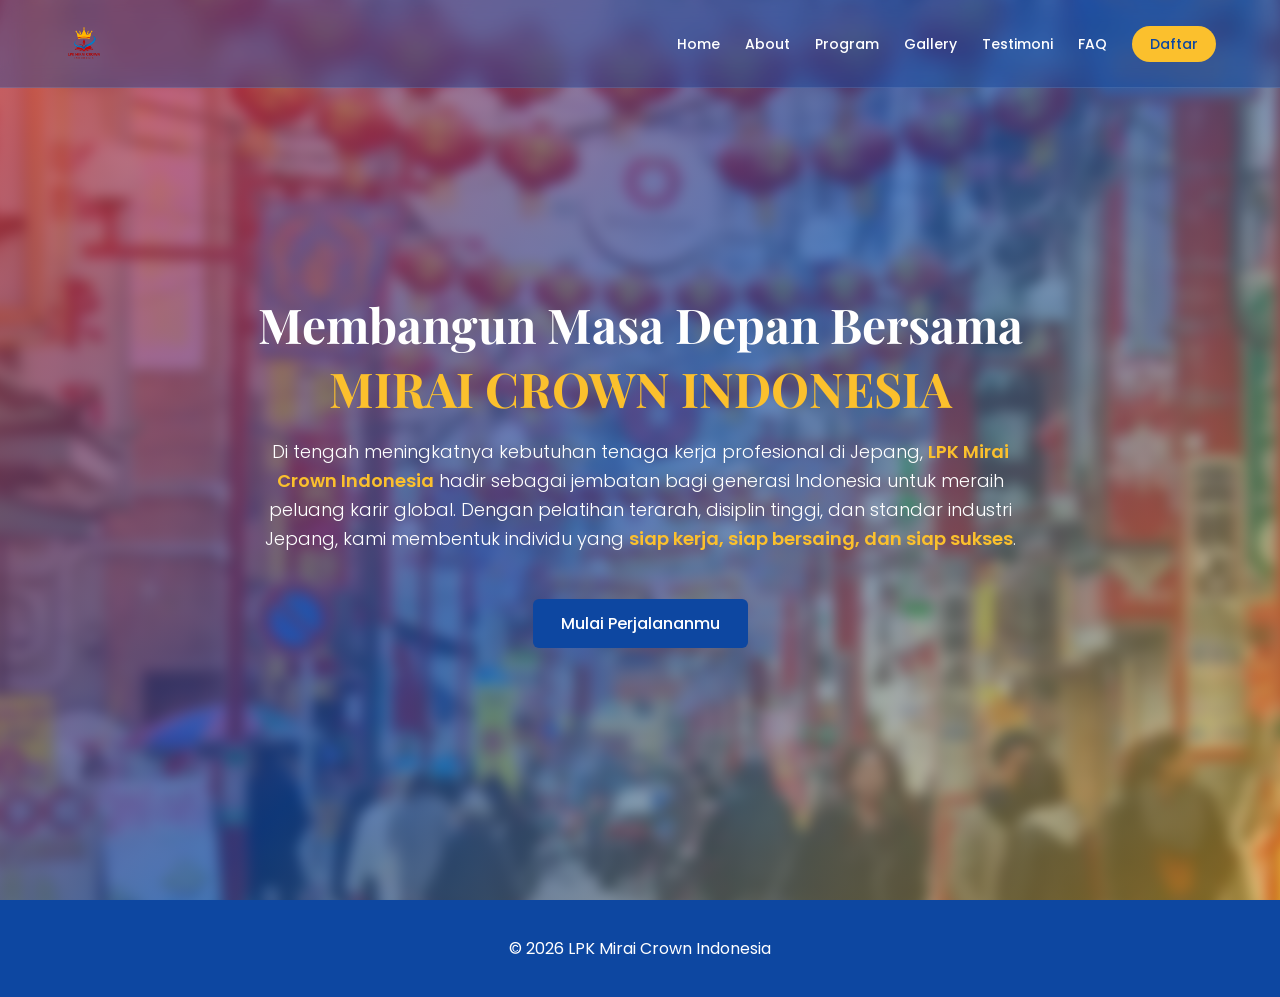
<file: index.html>
<!DOCTYPE html>
<html lang="id">
<head>
  <meta charset="UTF-8">
  <meta name="viewport" content="width=device-width, initial-scale=1.0">
  <title>Home - LPK Mirai Crown Indonesia</title>

  <!-- FONT -->
  <link href="https://fonts.googleapis.com/css2?family=Poppins:wght@300;400;600&family=Playfair+Display:wght@500;700&display=swap" rel="stylesheet">

  <!-- CSS -->
  <link rel="stylesheet" href="css/style.css">

  <style>

    body {
      margin: 0;
      font-family: 'Poppins', sans-serif;
    }

    /* ================= NAVBAR ================= */
    .navbar {
      position: fixed;
      width: 100%;
      top: 0;
      z-index: 1000;

      backdrop-filter: blur(10px);
      background: rgba(13, 71, 161, 0.4);
      border-bottom: 1px solid rgba(255,255,255,0.1);
    }

    .nav-wrapper {
      display: flex;
      justify-content: space-between;
      align-items: center;
      padding: 15px 0;
    }

    .logo {
      height: 40px;
    }

    .navbar ul {
      display: flex;
      gap: 25px;
      list-style: none;
      align-items: center;
    }

    .navbar a {
      color: white;
      text-decoration: none;
      font-size: 14px;
      font-weight: 500;
      position: relative;
      transition: 0.3s;
    }

    /* hover underline effect */
    .navbar a::after {
      content: "";
      position: absolute;
      width: 0%;
      height: 2px;
      left: 0;
      bottom: -5px;
      background: #fbc02d;
      transition: 0.3s;
    }

    .navbar a:hover::after {
      width: 100%;
    }

    /* CTA button */
    .nav-btn {
      padding: 8px 18px;
      background: #fbc02d;
      color: #0d47a1 !important;
      border-radius: 20px;
      font-weight: 600;
    }

    .nav-btn:hover {
      background: #ffd54f;
    }

    /* ================= HERO ================= */
    .hero {
      position: relative;
      height: 100vh;
      display: flex;
      align-items: center;
      justify-content: center;
      text-align: center;
      color: white;
      overflow: hidden;
    }

    /* ================= EDIT BACKGROUND DI SINI ================= */
    .hero::before {
      content: "";
      position: absolute;
      inset: 0;
      background: url('assets/hero.jpg') center/cover no-repeat;
      filter: blur(6px);
      transform: scale(1.1);
      z-index: 1;
    }
    /* ========================================================= */

    .hero::after {
      content: "";
      position: absolute;
      inset: 0;
      background: linear-gradient(
        135deg,
        rgba(211, 47, 47, 0.7),
        rgba(13, 71, 161, 0.7),
        rgba(251, 192, 45, 0.5)
      );
      z-index: 2;
    }

    .hero-content {
      position: relative;
      z-index: 3;
      max-width: 800px;
      padding: 20px;
    }

    .hero h1 {
      font-family: 'Playfair Display', serif;
      font-size: 48px;
      margin-bottom: 15px;
    }

    .hero h1 span {
      color: #fbc02d;
    }

    .hero p {
      font-size: 18px;
      line-height: 1.6;
      margin-bottom: 25px;
      font-weight: 300;
    }

    .highlight {
      font-weight: 600;
      color: #fbc02d;
    }

    .btn {
      display: inline-block;
      padding: 12px 28px;
      background: #0d47a1;
      color: white;
      text-decoration: none;
      border-radius: 6px;
      font-weight: 500;
      transition: 0.3s;
    }

    .btn:hover {
      background: #08306b;
      transform: translateY(-2px);
    }

    .footer {
      text-align: center;
      padding: 20px;
      background: #0d47a1;
      color: white;
    }

  </style>
</head>
<body>

<header class="navbar">
  <div class="container nav-wrapper">
    <img src="assets/logo.png" class="logo">

    <ul>
      <li><a href="index.html">Home</a></li>
      <li><a href="about.html">About</a></li>
      <li><a href="program.html">Program</a></li>
      <li><a href="gallery.html">Gallery</a></li>
      <li><a href="testimoni.html">Testimoni</a></li>
      <li><a href="faq.html">FAQ</a></li>
      <li><a href="contact.html" class="nav-btn">Daftar</a></li>
    </ul>
  </div>
</header>

<section class="hero">
  <div class="hero-content">
    
    <h1>
      Membangun Masa Depan Bersama <br>
      <span>MIRAI CROWN INDONESIA</span>
    </h1>

    <p>
      Di tengah meningkatnya kebutuhan tenaga kerja profesional di Jepang, 
      <span class="highlight">LPK Mirai Crown Indonesia</span> hadir sebagai jembatan 
      bagi generasi Indonesia untuk meraih peluang karir global. 
      Dengan pelatihan terarah, disiplin tinggi, dan standar industri Jepang, 
      kami membentuk individu yang <span class="highlight">siap kerja, siap bersaing, dan siap sukses</span>.
    </p>

    <a href="contact.html" class="btn">Mulai Perjalananmu</a>

  </div>
</section>

<footer class="footer">
  <p>© 2026 LPK Mirai Crown Indonesia</p>
</footer>

</body>
</html>
</file>
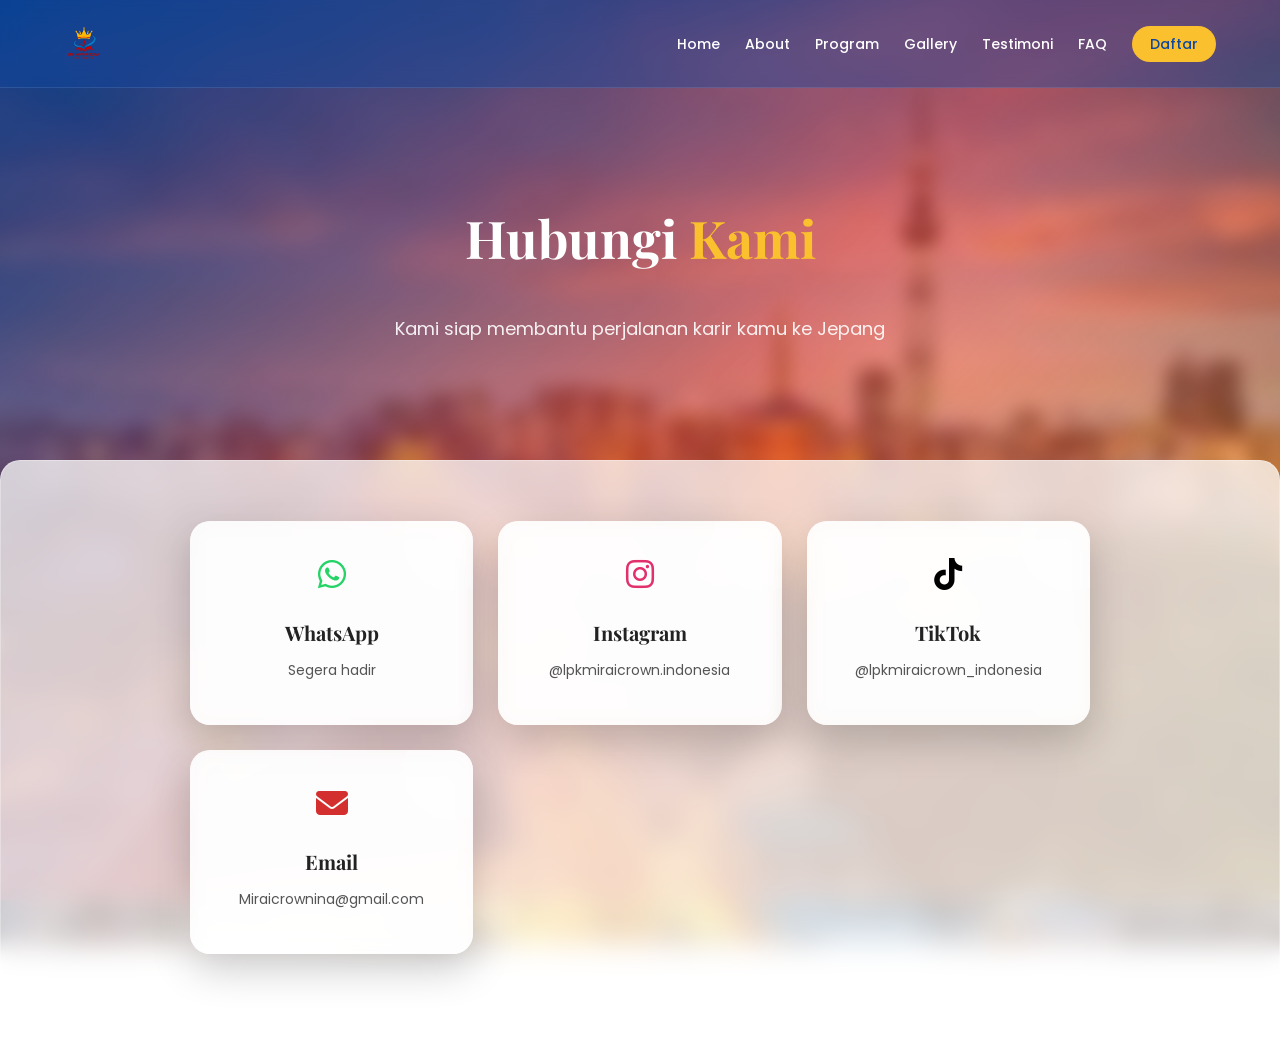
<file: contact.html>
<!DOCTYPE html>
<html lang="id">
<head>
  <meta charset="UTF-8">
  <meta name="viewport" content="width=device-width, initial-scale=1.0">
  <title>Contact - LPK Mirai Crown Indonesia</title>

  <!-- FONT -->
  <link href="https://fonts.googleapis.com/css2?family=Poppins:wght@300;400;600&family=Playfair+Display:wght@500;700&display=swap" rel="stylesheet">

  <!-- ICON -->
  <link href="https://cdnjs.cloudflare.com/ajax/libs/font-awesome/6.5.0/css/all.min.css" rel="stylesheet">

  <link rel="stylesheet" href="css/style.css">

  <style>

    /* BACKGROUND */
    body::before {
      content: "";
      position: fixed;
      inset: 0;
      background: url('assets/contact-bg.jpg') center/cover no-repeat;
      filter: blur(8px);
      transform: scale(1.1);
      z-index: -2;
    }

    body::after {
      content: "";
      position: fixed;
      inset: 0;
      background: linear-gradient(
        135deg,
        rgba(13,71,161,0.7),
        rgba(211,47,47,0.6),
        rgba(251,192,45,0.3)
      );
      z-index: -1;
    }

    /* HERO */
    .contact-hero {
      padding: 160px 20px 60px;
      text-align: center;
      color: white;
    }

    .contact-hero h1 {
      font-family: 'Playfair Display', serif;
      font-size: 52px;
    }

    .contact-hero span {
      color: #fbc02d;
    }

    .contact-hero p {
      margin-top: 10px;
      font-size: 18px;
      opacity: 0.9;
    }

    /* SECTION */
    .section {
      background: rgba(255,255,255,0.75);
      backdrop-filter: blur(12px);
      border-radius: 20px;
      margin: 40px auto;
      padding: 60px 20px;
      border: 1px solid rgba(255,255,255,0.3);
    }

    /* GRID */
    .contact-grid {
      display: grid;
      grid-template-columns: repeat(auto-fit, minmax(220px,1fr));
      gap: 25px;
      max-width: 900px;
      margin: auto;
    }

    /* CARD */
    .contact-card {
      background: rgba(255,255,255,0.85);
      backdrop-filter: blur(10px);
      border-radius: 20px;
      padding: 30px 20px;
      text-align: center;
      box-shadow: 0 15px 40px rgba(0,0,0,0.2);
      transition: 0.3s;
      text-decoration: none;
      color: #222;
      position: relative;
      overflow: hidden;
    }

    .contact-card:hover {
      transform: translateY(-8px) scale(1.03);
    }

    .contact-icon {
      font-size: 32px;
      margin-bottom: 15px;
    }

    .contact-card h3 {
      font-family: 'Playfair Display', serif;
      font-size: 20px;
      margin-bottom: 5px;
    }

    .contact-card p {
      font-size: 14px;
      color: #555;
    }

    /* BRAND COLORS */
    .wa { color: #25D366; }
    .ig { color: #E1306C; }
    .tt { color: #000; }
    .mail { color: #d32f2f; }

    .contact-card::before {
      content: "";
      position: absolute;
      width: 100px;
      height: 100px;
      background: rgba(255,255,255,0.3);
      top: -30px;
      right: -30px;
      border-radius: 50%;
    }

  </style>
</head>
<body>

<header class="navbar">
  <div class="container nav-wrapper">
    <img src="assets/logo.png" class="logo">
    <ul>
      <li><a href="index.html">Home</a></li>
      <li><a href="about.html">About</a></li>
      <li><a href="program.html">Program</a></li>
      <li><a href="gallery.html">Gallery</a></li>
      <li><a href="testimoni.html">Testimoni</a></li>
      <li><a href="faq.html">FAQ</a></li>
      <li><a href="contact.html" class="nav-btn">Daftar</a></li>
    </ul>
  </div>
</header>

<!-- HERO -->
<section class="contact-hero">
  <h1>Hubungi <span>Kami</span></h1>
  <p>Kami siap membantu perjalanan karir kamu ke Jepang</p>
</section>

<!-- CONTACT -->
<section class="section">
  <div class="contact-grid">

    <!-- WHATSAPP (ISI NANTI) -->
    <a href="https://wa.me/6287766641771" class="contact-card">
      <div class="contact-icon wa"><i class="fab fa-whatsapp"></i></div>
      <h3>WhatsApp</h3>
      <p>Segera hadir</p>
    </a>

    <!-- INSTAGRAM -->
    <a href="https://www.instagram.com/lpkmiraicrown.indonesia?igsh=MWR6cmgweTV6MThmeA==" target="_blank" class="contact-card">
      <div class="contact-icon ig"><i class="fab fa-instagram"></i></div>
      <h3>Instagram</h3>
      <p>@lpkmiraicrown.indonesia</p>
    </a>

    <!-- TIKTOK -->
    <a href="https://www.tiktok.com/@lpkmiraicrown_indonesia?_r=1&_t=ZS-95AK91GjADB" target="_blank" class="contact-card">
      <div class="contact-icon tt"><i class="fab fa-tiktok"></i></div>
      <h3>TikTok</h3>
      <p>@lpkmiraicrown_indonesia</p>
    </a>

    <!-- EMAIL -->
    <a href="mailto:Miraicrownina@gmail.com" class="contact-card">
      <div class="contact-icon mail"><i class="fas fa-envelope"></i></div>
      <h3>Email</h3>
      <p>Miraicrownina@gmail.com</p>
    </a>

  </div>
</section>

</body>
</html>
</file>
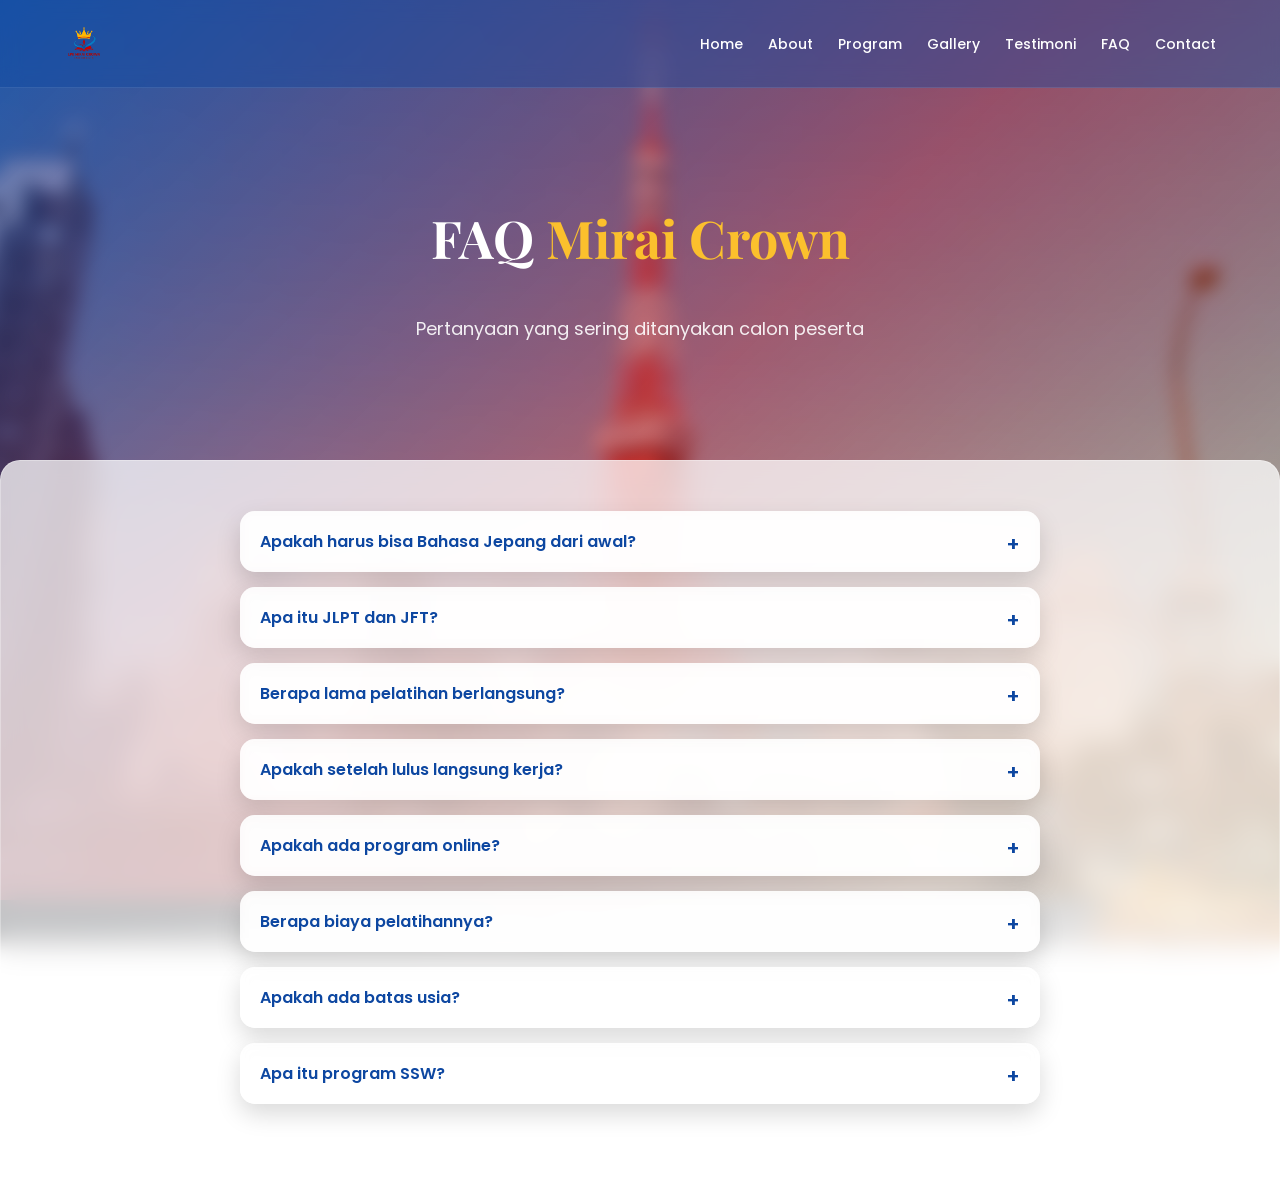
<file: FAQ.html>
<!DOCTYPE html>
<html lang="id">
<head>
  <meta charset="UTF-8">
  <meta name="viewport" content="width=device-width, initial-scale=1.0">
  <title>FAQ - LPK Mirai Crown Indonesia</title>

  <!-- FONT -->
  <link href="https://fonts.googleapis.com/css2?family=Poppins:wght@300;400;600&family=Playfair+Display:wght@500;700&display=swap" rel="stylesheet">

  <link rel="stylesheet" href="css/style.css">

  <style>

    /* BACKGROUND */
    body::before {
      content: "";
      position: fixed;
      inset: 0;
      background: url('assets/faq-bg.jpg') center/cover no-repeat;
      filter: blur(8px);
      transform: scale(1.1);
      z-index: -2;
    }

    body::after {
      content: "";
      position: fixed;
      inset: 0;
      background: linear-gradient(
        135deg,
        rgba(13,71,161,0.7),
        rgba(211,47,47,0.6),
        rgba(251,192,45,0.3)
      );
      z-index: -1;
    }

    /* HERO */
    .faq-hero {
      padding: 160px 20px 60px;
      text-align: center;
      color: white;
    }

    .faq-hero h1 {
      font-family: 'Playfair Display', serif;
      font-size: 52px;
    }

    .faq-hero span {
      color: #fbc02d;
    }

    .faq-hero p {
      font-size: 18px;
      margin-top: 10px;
      opacity: 0.9;
    }

    /* SECTION */
    .section {
      background: rgba(255,255,255,0.75);
      backdrop-filter: blur(12px);
      border-radius: 20px;
      margin: 40px auto;
      padding: 50px 20px;
      border: 1px solid rgba(255,255,255,0.3);
    }

    /* FAQ LIST */
    .faq-list {
      max-width: 800px;
      margin: auto;
      display: flex;
      flex-direction: column;
      gap: 15px;
    }

    /* ITEM */
    .faq-item {
      border-radius: 15px;
      overflow: hidden;
      background: rgba(255,255,255,0.85);
      backdrop-filter: blur(6px);
      box-shadow: 0 10px 25px rgba(0,0,0,0.15);
      transition: 0.3s;
    }

    .faq-item:hover {
      transform: translateY(-3px);
    }

    /* QUESTION */
    .faq-question {
      padding: 18px 20px;
      cursor: pointer;
      font-weight: 600;
      color: #0d47a1;
      position: relative;
    }

    .faq-question::after {
      content: "+";
      position: absolute;
      right: 20px;
      font-size: 20px;
      transition: 0.3s;
    }

    .faq-item.active .faq-question::after {
      content: "-";
    }

    /* ANSWER */
    .faq-answer {
      max-height: 0;
      overflow: hidden;
      padding: 0 20px;
      font-size: 15px;
      color: #444;
      line-height: 1.7;
      transition: 0.4s ease;
    }

    .faq-item.active .faq-answer {
      max-height: 200px;
      padding: 0 20px 20px;
    }

    /* TEXT STYLE */
    .highlight {
      color: #d32f2f;
      font-weight: 600;
    }

    .accent {
      color: #0d47a1;
      font-weight: 600;
    }

  </style>
</head>
<body>

<header class="navbar">
  <div class="container nav-wrapper">
    <img src="assets/logo.png" class="logo">
    <ul>
      <li><a href="index.html">Home</a></li>
      <li><a href="about.html">About</a></li>
      <li><a href="program.html">Program</a></li>
      <li><a href="gallery.html">Gallery</a></li>
      <li><a href="testimoni.html">Testimoni</a></li>
      <li><a href="faq.html">FAQ</a></li>
      <li><a href="contact.html">Contact</a></li>
    </ul>
  </div>
</header>

<!-- HERO -->
<section class="faq-hero">
  <h1>FAQ <span>Mirai Crown</span></h1>
  <p>Pertanyaan yang sering ditanyakan calon peserta</p>
</section>

<!-- FAQ -->
<section class="section">
  <div class="faq-list">

    <div class="faq-item">
      <div class="faq-question">Apakah harus bisa Bahasa Jepang dari awal?</div>
      <div class="faq-answer">
        Tidak. Kami menyediakan program dari <span class="highlight">basic hingga mahir</span>, sehingga pemula tetap bisa mengikuti.
      </div>
    </div>

    <div class="faq-item">
      <div class="faq-question">Apa itu JLPT dan JFT?</div>
      <div class="faq-answer">
        JLPT dan JFT adalah <span class="accent">sertifikasi resmi Bahasa Jepang</span> yang menjadi syarat utama untuk bekerja di Jepang.
      </div>
    </div>

    <div class="faq-item">
      <div class="faq-question">Berapa lama pelatihan berlangsung?</div>
      <div class="faq-answer">
        Durasi tergantung program, biasanya sekitar <span class="highlight">3–6 bulan</span> hingga siap kerja.
      </div>
    </div>

    <div class="faq-item">
      <div class="faq-question">Apakah setelah lulus langsung kerja?</div>
      <div class="faq-answer">
        Kami membantu <span class="accent">penyaluran kerja ke Jepang</span>, namun tetap tergantung kesiapan dan hasil seleksi peserta.
      </div>
    </div>

    <div class="faq-item">
      <div class="faq-question">Apakah ada program online?</div>
      <div class="faq-answer">
        Ya, tersedia <span class="highlight">kelas online fleksibel</span> yang bisa diikuti dari mana saja.
      </div>
    </div>

    <div class="faq-item">
      <div class="faq-question">Berapa biaya pelatihannya?</div>
      <div class="faq-answer">
        Biaya bervariasi tergantung program. Silakan hubungi kami untuk mendapatkan <span class="accent">detail lengkap</span>.
      </div>
    </div>

    <div class="faq-item">
      <div class="faq-question">Apakah ada batas usia?</div>
      <div class="faq-answer">
        Umumnya peserta berusia <span class="highlight">18–30 tahun</span>, namun bisa disesuaikan dengan program.
      </div>
    </div>

    <div class="faq-item">
      <div class="faq-question">Apa itu program SSW?</div>
      <div class="faq-answer">
        SSW (Specified Skill Worker) adalah program kerja resmi Jepang untuk tenaga kerja asing dengan <span class="accent">skill tertentu</span>.
      </div>
    </div>

  </div>
</section>

<!-- SCRIPT INTERAKTIF -->
<script>
  const items = document.querySelectorAll(".faq-item");

  items.forEach(item => {
    item.querySelector(".faq-question").addEventListener("click", () => {
      item.classList.toggle("active");
    });
  });
</script>

</body>
</html>
</file>
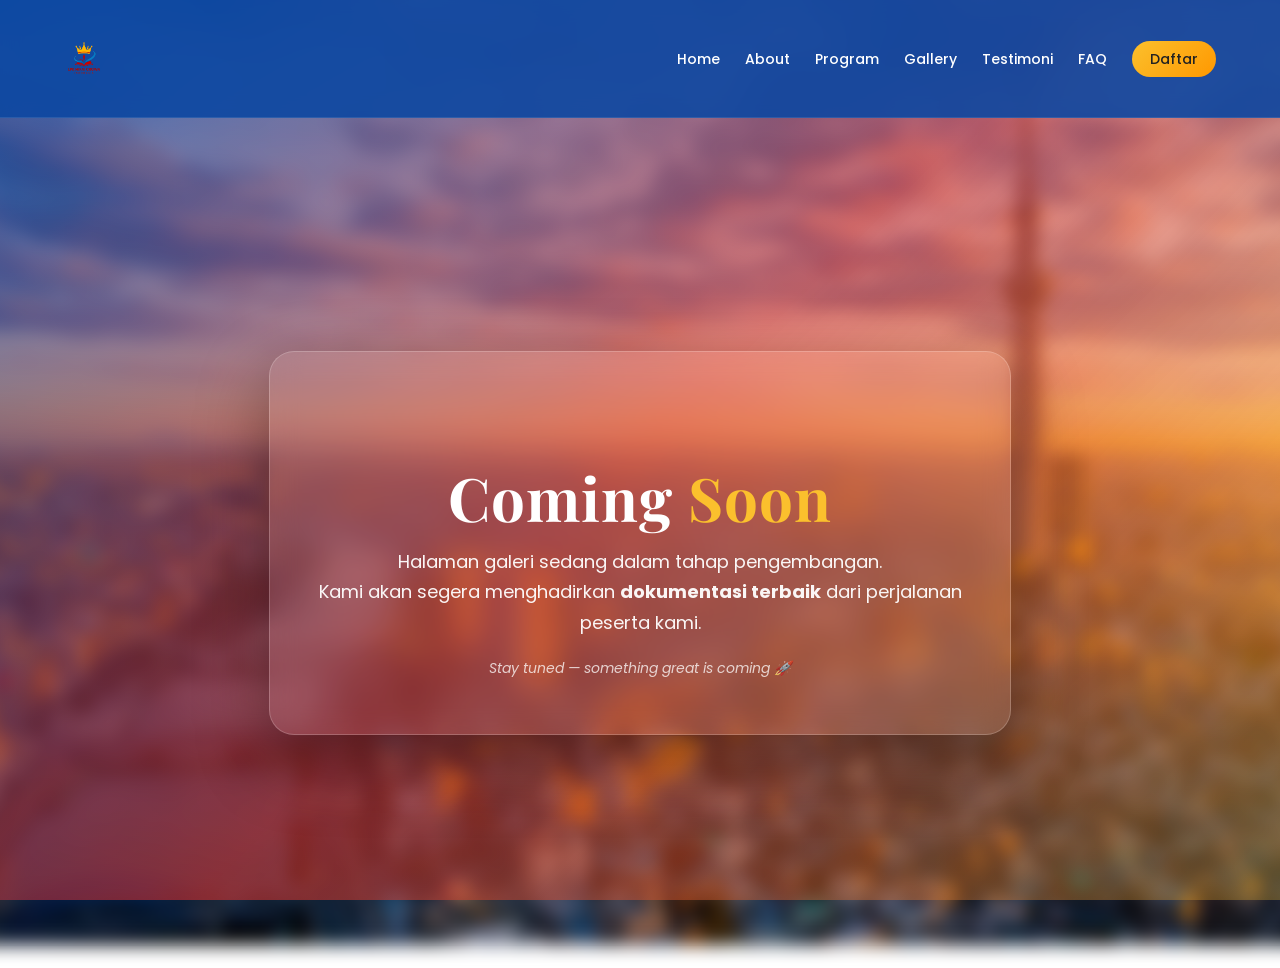
<file: gallery.html>
<!DOCTYPE html>
<html lang="id">
<head>
  <meta charset="UTF-8">
  <meta name="viewport" content="width=device-width, initial-scale=1.0">
  <title>Gallery - LPK Mirai Crown Indonesia</title>

  <!-- FONT -->
  <link href="https://fonts.googleapis.com/css2?family=Poppins:wght@300;400;600&family=Playfair+Display:wght@500;700&display=swap" rel="stylesheet">

  <link rel="stylesheet" href="css/style.css">

  <style>

    /* ================= NAVBAR FIX ================= */
    .navbar {
      background: rgba(13, 71, 161, 0.9);
      backdrop-filter: blur(10px);
      padding: 15px 0;
      position: sticky;
      top: 0;
      z-index: 999;
    }

    .nav-wrapper {
      display: flex;
      justify-content: space-between;
      align-items: center;
    }

    .navbar ul {
      display: flex;
      gap: 25px;
      list-style: none;
      align-items: center;
    }

    .navbar a {
      color: white;
      text-decoration: none;
      font-weight: 500;
      position: relative;
    }

    .navbar a::after {
      content: "";
      position: absolute;
      width: 0%;
      height: 2px;
      background: #fbc02d;
      left: 0;
      bottom: -5px;
      transition: 0.3s;
    }

    .navbar a:hover::after {
      width: 100%;
    }

    .nav-btn {
      background: linear-gradient(135deg, #fbc02d, #ff9800);
      padding: 8px 18px;
      border-radius: 20px;
      color: #222 !important;
      font-weight: 600;
    }

    .nav-btn::after {
      display: none;
    }

    /* ================= BACKGROUND ================= */
    body::before {
      content: "";
      position: fixed;
      inset: 0;
      background: url('assets/gallery-bg.jpg') center/cover no-repeat;
      filter: blur(8px);
      transform: scale(1.1);
      z-index: -2;
    }

    body::after {
      content: "";
      position: fixed;
      inset: 0;
      background: linear-gradient(
        135deg,
        rgba(13,71,161,0.6),
        rgba(211,47,47,0.6),
        rgba(251,192,45,0.3)
      );
      z-index: -1;
    }

    /* ================= CENTER ================= */
    .coming-wrapper {
      height: 90vh;
      display: flex;
      align-items: center;
      justify-content: center;
      text-align: center;
      color: white;
      padding: 20px;
    }

    /* ================= BOX ================= */
    .coming-box {
      backdrop-filter: blur(14px);
      background: rgba(255,255,255,0.08);
      border: 1px solid rgba(255,255,255,0.2);
      padding: 55px 45px;
      border-radius: 25px;
      box-shadow: 0 25px 70px rgba(0,0,0,0.4);
      max-width: 650px;
      animation: fadeUp 1s ease;
    }

    /* ================= TITLE ================= */
    .coming-box h1 {
      font-family: 'Playfair Display', serif;
      font-size: 60px;
      letter-spacing: 1px;
      margin-bottom: 10px;
    }

    .coming-box h1 span {
      color: #fbc02d;
    }

    /* ================= TEXT ================= */
    .coming-box p {
      font-size: 18px;
      opacity: 0.95;
      margin-top: 10px;
      line-height: 1.7;
    }

    .coming-note {
      margin-top: 20px;
      font-size: 14px;
      opacity: 0.75;
      font-style: italic;
    }

    /* ================= ANIMATION ================= */
    @keyframes fadeUp {
      from {
        opacity: 0;
        transform: translateY(40px);
      }
      to {
        opacity: 1;
        transform: translateY(0);
      }
    }

  </style>
</head>
<body>

<header class="navbar">
  <div class="container nav-wrapper">
    <img src="assets/logo.png" class="logo">

    <ul>
      <li><a href="index.html">Home</a></li>
      <li><a href="about.html">About</a></li>
      <li><a href="program.html">Program</a></li>
      <li><a href="gallery.html">Gallery</a></li>
      <li><a href="testimoni.html">Testimoni</a></li>
      <li><a href="faq.html">FAQ</a></li>
      <li><a href="contact.html" class="nav-btn">Daftar</a></li>
    </ul>
  </div>
</header>

<!-- CONTENT -->
<section class="coming-wrapper">
  <div class="coming-box">

    <h1>Coming <span>Soon</span></h1>

    <p>
      Halaman galeri sedang dalam tahap pengembangan. <br>
      Kami akan segera menghadirkan <b>dokumentasi terbaik</b> dari perjalanan peserta kami.
    </p>

    <div class="coming-note">
      Stay tuned — something great is coming 🚀
    </div>

  </div>
</section>

</body>
</html>
</file>
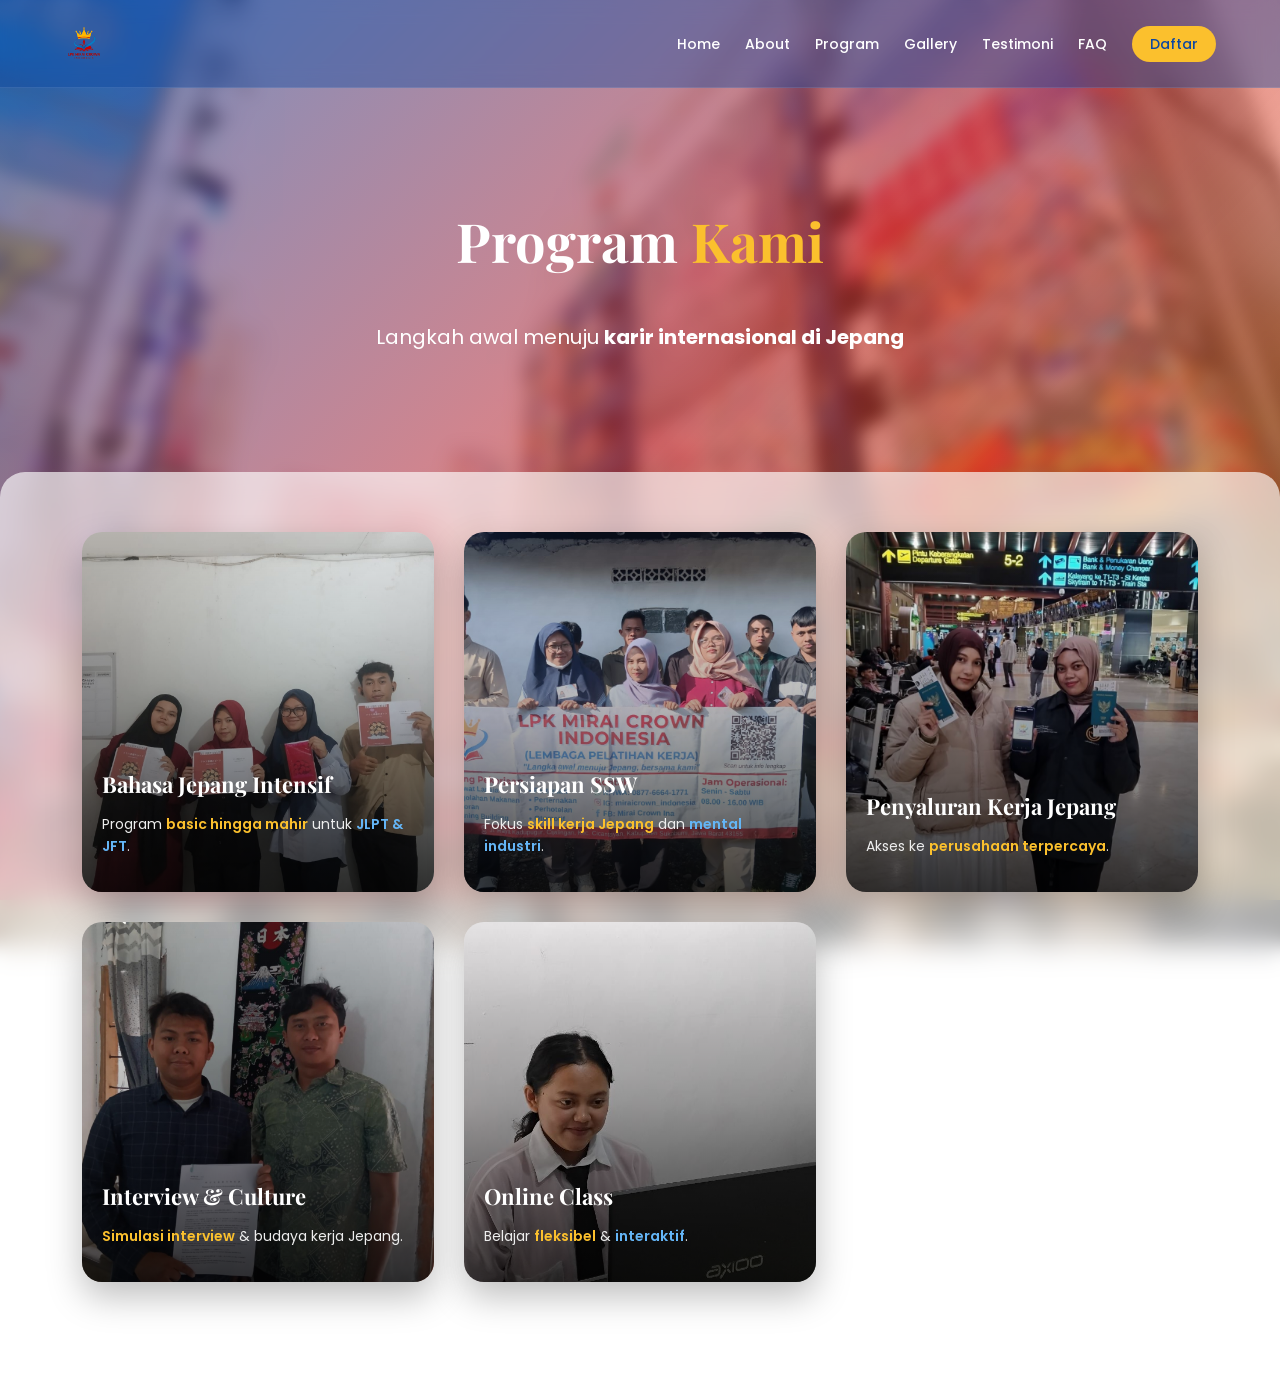
<file: program.html>
<!DOCTYPE html>
<html lang="id">
<head>
  <meta charset="UTF-8">
  <meta name="viewport" content="width=device-width, initial-scale=1.0">
  <title>Program - LPK Mirai Crown Indonesia</title>

  <!-- FONT -->
  <link href="https://fonts.googleapis.com/css2?family=Poppins:wght@300;400;600&family=Playfair+Display:wght@500;700&display=swap" rel="stylesheet">

  <link rel="stylesheet" href="css/style.css">

  <style>

    /* BACKGROUND */
    body::before {
      content: "";
      position: fixed;
      inset: 0;
      background: url('assets/program-bg.jpg') center/cover no-repeat;
      filter: blur(8px);
      transform: scale(1.1);
      z-index: -2;
    }

    body::after {
      content: "";
      position: fixed;
      inset: 0;
      background: linear-gradient(
        135deg,
        rgba(13,71,161,0.6),
        rgba(211,47,47,0.6),
        rgba(251,192,45,0.3)
      );
      z-index: -1;
    }

    /* HERO */
    .program-hero {
      padding: 160px 20px 60px;
      text-align: center;
      color: white;
    }

    .program-hero h1 {
      font-family: 'Playfair Display', serif;
      font-size: 54px;
    }

    .program-hero span {
      color: #fbc02d;
    }

    .program-hero p {
      font-size: 20px;
      margin-top: 12px;
    }

    /* SECTION */
    .section {
      background: rgba(255,255,255,0.65);
      backdrop-filter: blur(12px);
      border-radius: 25px;
      margin: 40px auto;
      padding: 60px 20px;
    }

    /* GRID */
    .program-grid {
      display: grid;
      grid-template-columns: repeat(auto-fit, minmax(280px,1fr));
      gap: 30px;
    }

    /* CARD FULL IMAGE */
    .program-card {
      position: relative;
      height: 360px;
      border-radius: 20px;
      overflow: hidden;
      cursor: pointer;
      box-shadow: 0 15px 35px rgba(0,0,0,0.25);
      transition: 0.4s;
    }

    .program-card:hover {
      transform: translateY(-10px) scale(1.02);
    }

    /* IMAGE */
    .program-card img {
      width: 100%;
      height: 100%;
      object-fit: cover;
      transition: 0.5s;
    }

    .program-card:hover img {
      transform: scale(1.1);
    }

    /* SHADOW GRADIENT DARI BAWAH */
    .program-card::after {
      content: "";
      position: absolute;
      inset: 0;
      background: linear-gradient(
        to top,
        rgba(0,0,0,0.75),
        rgba(0,0,0,0.3),
        transparent
      );
    }

    /* TEXT CONTENT */
    .program-content {
      position: absolute;
      bottom: 0;
      left: 0;
      padding: 20px;
      z-index: 2;
      color: white;
    }

    .program-content h3 {
      font-family: 'Playfair Display', serif;
      font-size: 22px;
      margin-bottom: 8px;
    }

    .program-content p {
      font-size: 14px;
      line-height: 1.6;
      color: #eee;
    }

    /* TEXT ACCENT */
    .highlight {
      color: #fbc02d;
      font-weight: 600;
    }

    .accent {
      color: #64b5f6;
      font-weight: 600;
    }

    .italic {
      font-style: italic;
      opacity: 0.9;
    }

  </style>
</head>
<body>

<header class="navbar">
  <div class="container nav-wrapper">
    <img src="assets/logo.png" class="logo">
    <ul>
      <li><a href="index.html">Home</a></li>
      <li><a href="about.html">About</a></li>
      <li><a href="program.html">Program</a></li>
      <li><a href="gallery.html">Gallery</a></li>
      <li><a href="testimoni.html">Testimoni</a></li>
      <li><a href="faq.html">FAQ</a></li>
      <li><a href="contact.html" class="nav-btn">Daftar</a></li>
    </ul>
  </div>
</header>

<!-- HERO -->
<section class="program-hero">
  <h1>Program <span>Kami</span></h1>
  <p>Langkah awal menuju <b>karir internasional di Jepang</b></p>
</section>

<!-- PROGRAM -->
<section class="section">
  <div class="container">

    <div class="program-grid">

      <!-- 1 -->
      <div class="program-card">
        <img src="assets/program1.jpg">
        <div class="program-content">
          <h3>Bahasa Jepang Intensif</h3>
          <p>
            Program <span class="highlight">basic hingga mahir</span> untuk 
            <span class="accent">JLPT & JFT</span>.
          </p>
        </div>
      </div>

      <!-- 2 -->
      <div class="program-card">
        <img src="assets/program2.jpg">
        <div class="program-content">
          <h3>Persiapan SSW</h3>
          <p>
            Fokus <span class="highlight">skill kerja Jepang</span> dan 
            <span class="accent">mental industri</span>.
          </p>
        </div>
      </div>

      <!-- 3 -->
      <div class="program-card">
        <img src="assets/program3.jpg">
        <div class="program-content">
          <h3>Penyaluran Kerja Jepang</h3>
          <p>
            Akses ke <span class="highlight">perusahaan terpercaya</span>.
          </p>
        </div>
      </div>

      <!-- 4 -->
      <div class="program-card">
        <img src="assets/program4.jpg">
        <div class="program-content">
          <h3>Interview & Culture</h3>
          <p>
            <span class="highlight">Simulasi interview</span> & budaya kerja Jepang.
          </p>
        </div>
      </div>

      <!-- 5 -->
      <div class="program-card">
        <img src="assets/program5.jpg">
        <div class="program-content">
          <h3>Online Class</h3>
          <p>
            Belajar <span class="highlight">fleksibel</span> & 
            <span class="accent">interaktif</span>.
          </p>
        </div>
      </div>

    </div>

  </div>
</section>

</body>
</html>
</file>
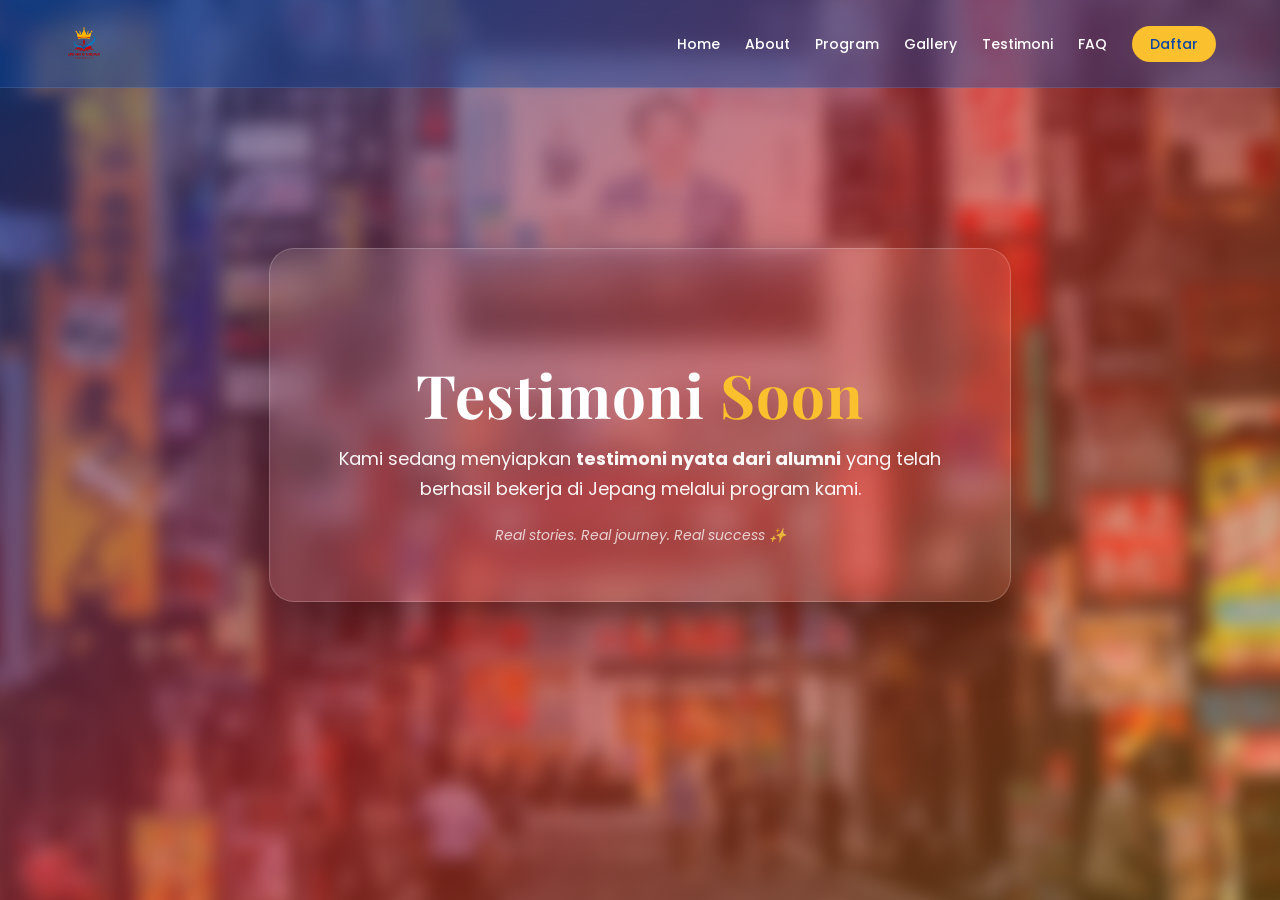
<file: testimoni.html>
<!DOCTYPE html>
<html lang="id">
<head>
  <meta charset="UTF-8">
  <meta name="viewport" content="width=device-width, initial-scale=1.0">
  <title>Testimoni - LPK Mirai Crown Indonesia</title>

  <!-- FONT -->
  <link href="https://fonts.googleapis.com/css2?family=Poppins:wght@300;400;600&family=Playfair+Display:wght@500;700&display=swap" rel="stylesheet">

  <link rel="stylesheet" href="css/style.css">

  <style>

    /* ================= BACKGROUND ================= */
    body::before {
      content: "";
      position: fixed;
      inset: 0;
      background: url('assets/testimoni-bg.jpg') center/cover no-repeat;
      filter: blur(8px);
      transform: scale(1.1);
      z-index: -2;
    }

    body::after {
      content: "";
      position: fixed;
      inset: 0;
      background: linear-gradient(
        135deg,
        rgba(13,71,161,0.6),
        rgba(211,47,47,0.6),
        rgba(251,192,45,0.3)
      );
      z-index: -1;
    }

    /* ================= CENTER ================= */
    .coming-wrapper {
      height: 90vh;
      display: flex;
      align-items: center;
      justify-content: center;
      text-align: center;
      color: white;
      padding: 20px;
    }

    /* ================= BOX ================= */
    .coming-box {
      backdrop-filter: blur(14px);
      background: rgba(255,255,255,0.08);
      border: 1px solid rgba(255,255,255,0.2);
      padding: 55px 45px;
      border-radius: 25px;
      box-shadow: 0 25px 70px rgba(0,0,0,0.4);
      max-width: 650px;
      animation: fadeUp 1s ease;
    }

    /* ================= TITLE ================= */
    .coming-box h1 {
      font-family: 'Playfair Display', serif;
      font-size: 60px;
      letter-spacing: 1px;
      margin-bottom: 10px;
    }

    .coming-box h1 span {
      color: #fbc02d;
    }

    /* ================= TEXT ================= */
    .coming-box p {
      font-size: 18px;
      opacity: 0.95;
      margin-top: 10px;
      line-height: 1.7;
    }

    .coming-note {
      margin-top: 20px;
      font-size: 14px;
      opacity: 0.75;
      font-style: italic;
    }

    /* ================= ANIMATION ================= */
    @keyframes fadeUp {
      from {
        opacity: 0;
        transform: translateY(40px);
      }
      to {
        opacity: 1;
        transform: translateY(0);
      }
    }

  </style>
</head>
<body>

<header class="navbar">
  <div class="container nav-wrapper">
    <img src="assets/logo.png" class="logo">

    <ul>
      <li><a href="index.html">Home</a></li>
      <li><a href="about.html">About</a></li>
      <li><a href="program.html">Program</a></li>
      <li><a href="gallery.html">Gallery</a></li>
      <li><a href="testimoni.html">Testimoni</a></li>
      <li><a href="faq.html">FAQ</a></li>
      <li><a href="contact.html" class="nav-btn">Daftar</a></li>
    </ul>
  </div>
</header>

<!-- CONTENT -->
<section class="coming-wrapper">
  <div class="coming-box">

    <h1>Testimoni <span>Soon</span></h1>

    <p>
      Kami sedang menyiapkan <b>testimoni nyata dari alumni</b> 
      yang telah berhasil bekerja di Jepang melalui program kami.
    </p>

    <div class="coming-note">
      Real stories. Real journey. Real success ✨
    </div>

  </div>
</section>

</body>
</html>
</file>
<file: css/style.css>
/* ================= GLOBAL ================= */
body {
  margin: 0;
  font-family: 'Poppins', sans-serif;
}

.container {
  width: 90%;
  max-width: 1200px;
  margin: auto;
}

/* ================= NAVBAR (UPGRADE) ================= */
.navbar {
  position: fixed;
  width: 100%;
  top: 0;
  z-index: 1000;

  backdrop-filter: blur(10px);
  background: rgba(13, 71, 161, 0.4);
  border-bottom: 1px solid rgba(255,255,255,0.1);
}

.nav-wrapper {
  display: flex;
  justify-content: space-between;
  align-items: center;
  padding: 15px 0;
}

.logo {
  height: 40px;
}

.navbar ul {
  display: flex;
  gap: 25px;
  list-style: none;
  align-items: center;
}

.navbar a {
  color: white;
  text-decoration: none;
  font-size: 14px;
  font-weight: 500;
  position: relative;
  transition: 0.3s;
}

/* hover underline */
.navbar a::after {
  content: "";
  position: absolute;
  width: 0%;
  height: 2px;
  left: 0;
  bottom: -5px;
  background: #fbc02d;
  transition: 0.3s;
}

.navbar a:hover::after {
  width: 100%;
}

/* CTA button navbar */
.nav-btn {
  padding: 8px 18px;
  background: #fbc02d;
  color: #0d47a1 !important;
  border-radius: 20px;
  font-weight: 600;
}

.nav-btn:hover {
  background: #ffd54f;
}

/* ================= HERO (BACKGROUND IMAGE + BLUR) ================= */
.hero {
  position: relative;
  height: 100vh;
  display: flex;
  align-items: center;
  justify-content: center;
  text-align: center;
  color: white;
  overflow: hidden;
}

/* 🔥 INI TEMPAT BACKGROUND FOTO */
.hero::before {
  content: "";
  position: absolute;
  inset: 0;

  /* GANTI GAMBAR DI SINI */
  background: url('../assets/hero.jpg') center/cover no-repeat;

  filter: blur(6px);
  transform: scale(1.1);
  z-index: 1;
}

/* overlay warna branding */
.hero::after {
  content: "";
  position: absolute;
  inset: 0;
  background: linear-gradient(
    135deg,
    rgba(211, 47, 47, 0.7),
    rgba(13, 71, 161, 0.7),
    rgba(251, 192, 45, 0.5)
  );
  z-index: 2;
}

/* isi hero */
.hero-content {
  position: relative;
  z-index: 3;
  max-width: 800px;
  padding: 20px;
}

.hero h1 {
  font-family: 'Playfair Display', serif;
  font-size: 48px;
  margin-bottom: 15px;
}

.hero h1 span {
  color: #fbc02d;
}

.hero p {
  font-size: 18px;
  line-height: 1.6;
  margin-bottom: 25px;
  font-weight: 300;
}

.highlight {
  font-weight: 600;
  color: #fbc02d;
}

/* ================= BUTTON ================= */
.btn {
  display: inline-block;
  margin-top: 20px;
  padding: 12px 28px;
  background: #0d47a1;
  color: white;
  text-decoration: none;
  border-radius: 6px;
  font-weight: 500;
  transition: 0.3s;
}

.btn:hover {
  background: #08306b;
  transform: translateY(-2px);
}

/* ================= CONTENT ================= */
.section {
  padding: 60px 0;
}

.grid {
  display: grid;
  grid-template-columns: repeat(auto-fit, minmax(250px, 1fr));
  gap: 20px;
}

.card {
  background: white;
  padding: 20px;
  border-radius: 10px;
}

.card:hover {
  transform: translateY(-5px);
  transition: 0.3s;
}

.img-placeholder {
  height: 200px;
  background: #ccc;
  border-radius: 10px;
}

/* ================= FOOTER ================= */
.footer {
  text-align: center;
  padding: 20px;
  background: #0d47a1;
  color: white;
}
</file>
